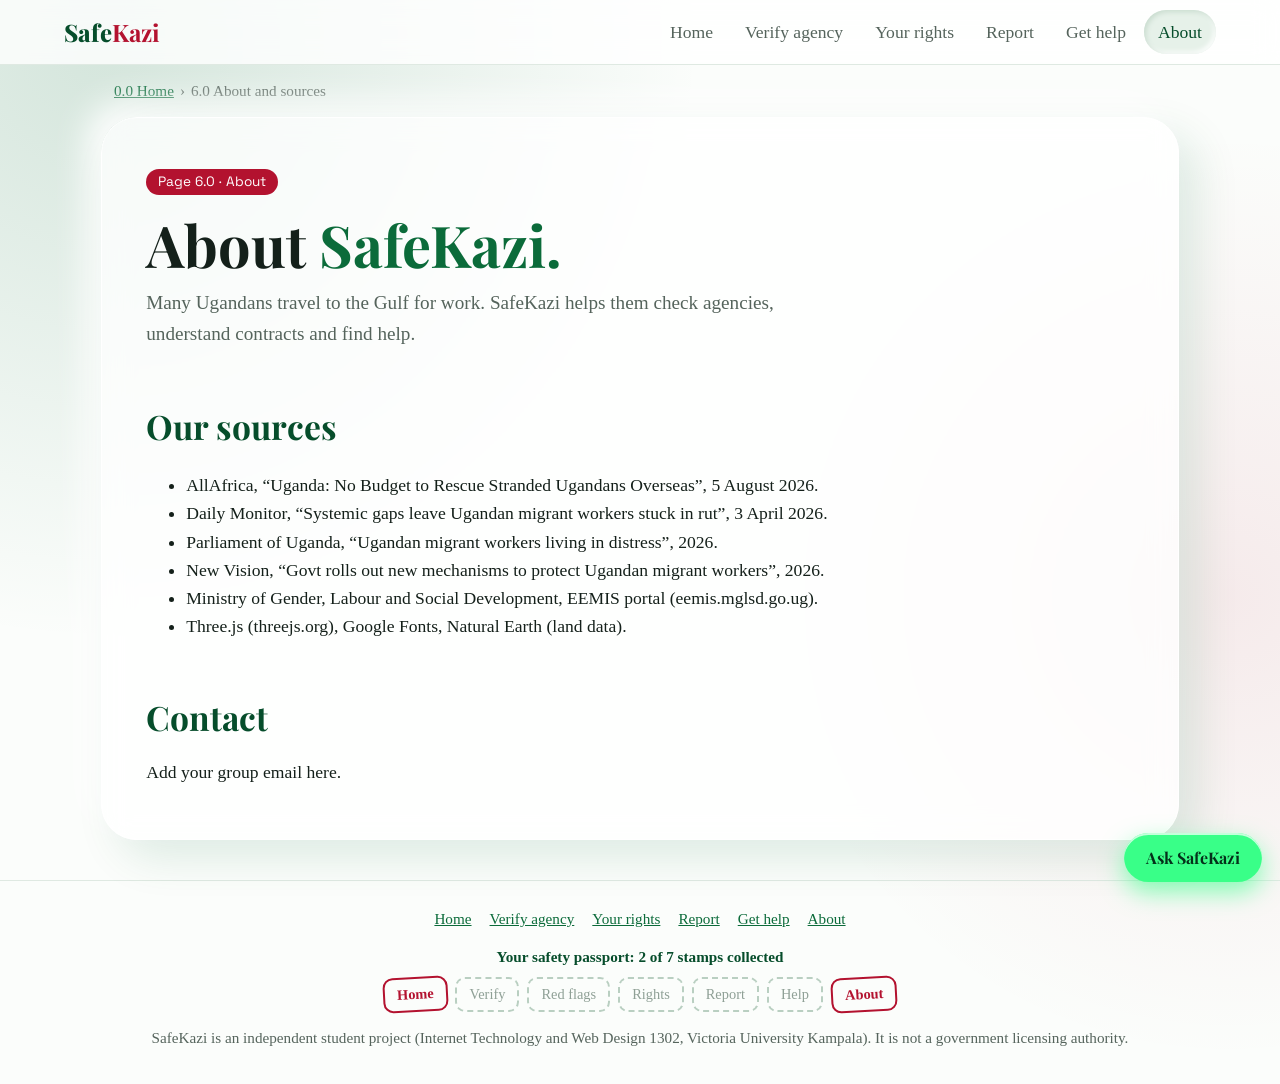
<file: about.html>
<!DOCTYPE html>
<html lang="en">
<head>
<meta charset="utf-8">
<meta name="viewport" content="width=device-width, initial-scale=1">
<meta name="description" content="Why SafeKazi exists and where its information comes from.">
<title>About and sources | SafeKazi</title>
<link rel="preconnect" href="https://fonts.googleapis.com">
<link rel="preconnect" href="https://fonts.gstatic.com" crossorigin>
<link rel="stylesheet" href="https://fonts.googleapis.com/css2?family=Playfair+Display:wght@600;800&amp;family=Space+Grotesk:wght@600;700&amp;display=swap">
<link rel="stylesheet" href="style.css">
<script>document.documentElement.className="js"</script>
</head>
<body>
<a class="skip" href="#main">Skip to content</a>
<header>
<a class="logo" href="index.html">Safe<b>Kazi</b></a>
<button id="menu-btn" type="button" aria-expanded="false" aria-controls="menu">Menu</button>
<nav id="menu" aria-label="Main">
<ul>
<li><a href="index.html">Home</a></li>
<li><a href="verify.html">Verify agency</a></li>
<li><a href="rights.html">Your rights</a></li>
<li><a href="report.html">Report</a></li>
<li><a href="help.html">Get help</a></li>
<li><a href="about.html" aria-current="page">About</a></li>
</ul>
</nav>
</header>
<div id="crumbs"><nav class="crumbs" aria-label="Breadcrumb">
<ol>
<li><a href="index.html">0.0 Home</a></li>
<li aria-current="page">6.0 About and sources</li>
</ol>
</nav></div>
<main id="main">
<div class="sheet" data-page="about.html">
<p class="no">Page 6.0 · About</p>
<h1>About <span>SafeKazi.</span></h1>
<p class="lead">Many Ugandans travel to the Gulf for work. SafeKazi helps them check agencies, understand contracts and find help.</p>
<h2>Our sources</h2>
<ul>
<li>AllAfrica, “Uganda: No Budget to Rescue Stranded Ugandans Overseas”, 5 August 2026.</li>
<li>Daily Monitor, “Systemic gaps leave Ugandan migrant workers stuck in rut”, 3 April 2026.</li>
<li>Parliament of Uganda, “Ugandan migrant workers living in distress”, 2026.</li>
<li>New Vision, “Govt rolls out new mechanisms to protect Ugandan migrant workers”, 2026.</li>
<li>Ministry of Gender, Labour and Social Development, EEMIS portal (eemis.mglsd.go.ug).</li>
<li>Three.js (threejs.org), Google Fonts, Natural Earth (land data).</li>
</ul>
<h2>Contact</h2>
<p>Add your group email here.</p>
</div>
</main>
<footer>
<nav aria-label="Footer">
<ul>
<li><a href="index.html">Home</a></li>
<li><a href="verify.html">Verify agency</a></li>
<li><a href="rights.html">Your rights</a></li>
<li><a href="report.html">Report</a></li>
<li><a href="help.html">Get help</a></li>
<li><a href="about.html">About</a></li>
</ul>
</nav>
<div class="passport">
<p class="note">Your safety passport: <span id="stamp-count"></span></p>
<ul id="stamps">
<li data-page="index.html">Home</li>
<li data-page="verify.html">Verify</li>
<li data-page="flags.html">Red flags</li>
<li data-page="rights.html">Rights</li>
<li data-page="report.html">Report</li>
<li data-page="help.html">Help</li>
<li data-page="about.html">About</li>
</ul>
</div>
<p>SafeKazi is an independent student project (Internet Technology and Web Design 1302, Victoria University Kampala). It is not a government licensing authority.</p>
</footer>
<button id="ask-btn" class="ask" type="button" aria-expanded="false" aria-controls="ask-panel">Ask SafeKazi</button>
<section id="ask-panel" class="panel" aria-label="Ask SafeKazi" hidden>
<div class="panel-top"><h2>Ask SafeKazi</h2><button id="ask-close" class="x" type="button" aria-label="Close">✕</button></div>
<div id="chat" class="chat" role="log" aria-live="polite"></div>
<form id="chat-form">
<label for="chat-input">Your question</label>
<input class="field" id="chat-input" type="text" autocomplete="off">
<button class="btn" type="submit">Ask</button>
<button class="btn ghost" id="chat-mic" type="button">Speak</button>
<label><input id="chat-speak" type="checkbox"> Read answers aloud</label>
</form>
</section>
<script src="script.js"></script>
</body>
</html>
</file>
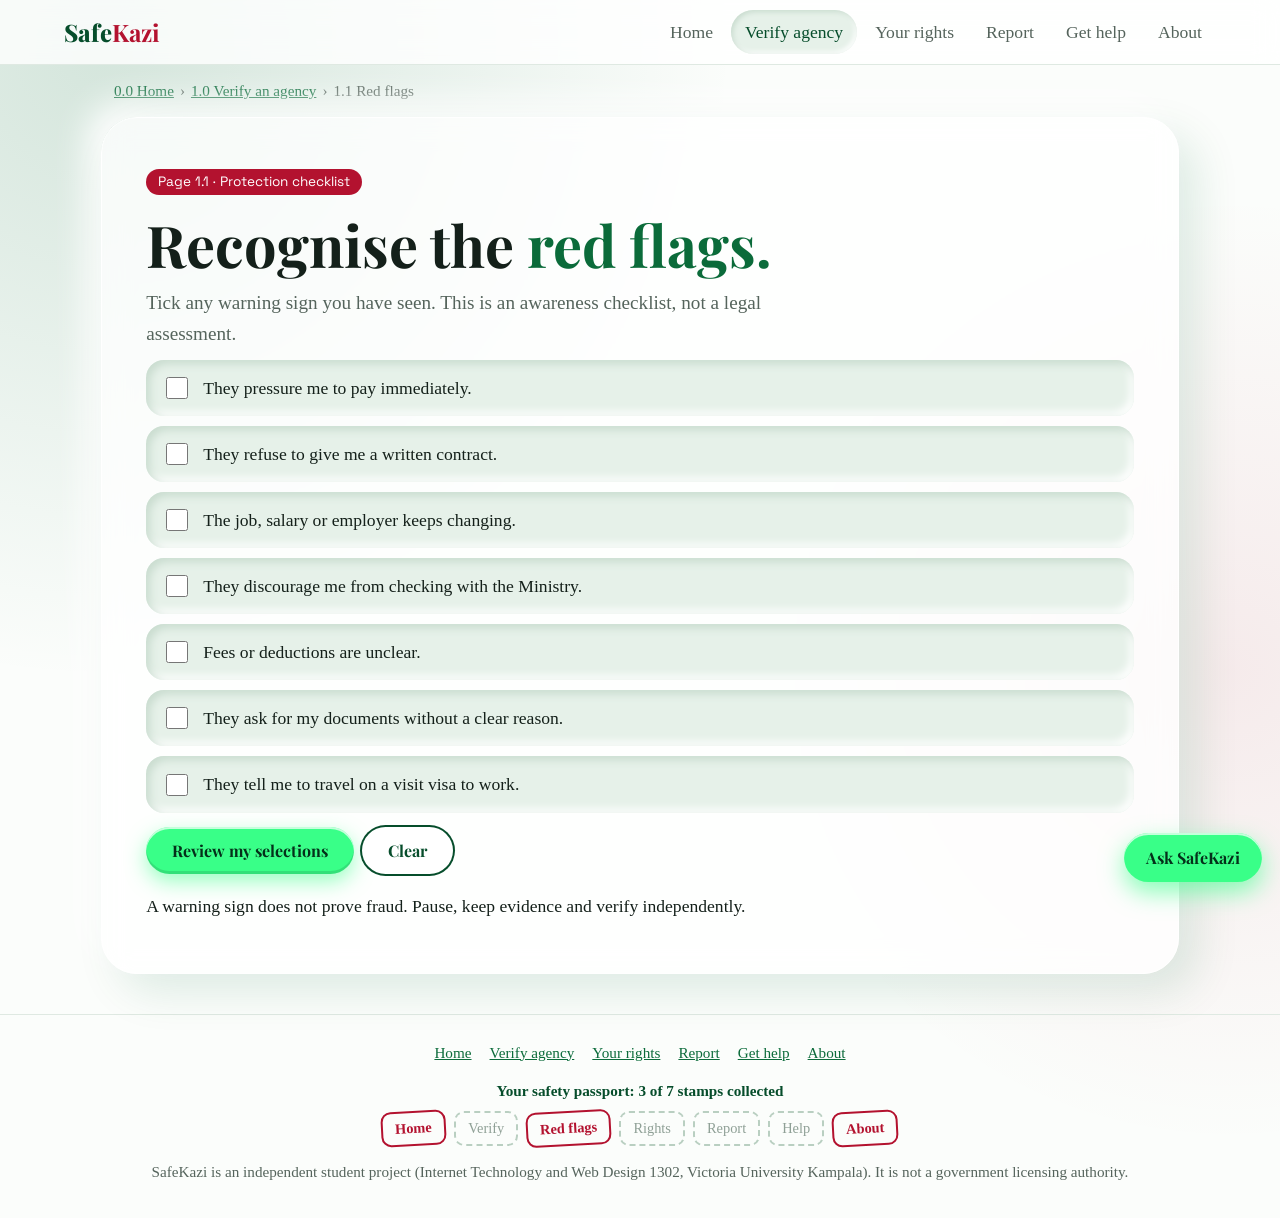
<file: flags.html>
<!DOCTYPE html>
<html lang="en">
<head>
<meta charset="utf-8">
<meta name="viewport" content="width=device-width, initial-scale=1">
<meta name="description" content="A checklist of warning signs in overseas job offers.">
<title>Red flags | SafeKazi</title>
<link rel="preconnect" href="https://fonts.googleapis.com">
<link rel="preconnect" href="https://fonts.gstatic.com" crossorigin>
<link rel="stylesheet" href="https://fonts.googleapis.com/css2?family=Playfair+Display:wght@600;800&amp;family=Space+Grotesk:wght@600;700&amp;display=swap">
<link rel="stylesheet" href="style.css">
<script>document.documentElement.className="js"</script>
</head>
<body>
<a class="skip" href="#main">Skip to content</a>
<header>
<a class="logo" href="index.html">Safe<b>Kazi</b></a>
<button id="menu-btn" type="button" aria-expanded="false" aria-controls="menu">Menu</button>
<nav id="menu" aria-label="Main">
<ul>
<li><a href="index.html">Home</a></li>
<li><a href="verify.html" aria-current="page">Verify agency</a></li>
<li><a href="rights.html">Your rights</a></li>
<li><a href="report.html">Report</a></li>
<li><a href="help.html">Get help</a></li>
<li><a href="about.html">About</a></li>
</ul>
</nav>
</header>
<div id="crumbs"><nav class="crumbs" aria-label="Breadcrumb">
<ol>
<li><a href="index.html">0.0 Home</a></li>
<li><a href="verify.html">1.0 Verify an agency</a></li>
<li aria-current="page">1.1 Red flags</li>
</ol>
</nav></div>
<main id="main">
<div class="sheet" data-page="flags.html">
<p class="no">Page 1.1 · Protection checklist</p>
<h1>Recognise the <span>red flags.</span></h1>
<p class="lead">Tick any warning sign you have seen. This is an awareness checklist, not a legal assessment.</p>
<form id="flag-form" class="checks">
<label><input type="checkbox"> They pressure me to pay immediately.</label>
<label><input type="checkbox"> They refuse to give me a written contract.</label>
<label><input type="checkbox"> The job, salary or employer keeps changing.</label>
<label><input type="checkbox"> They discourage me from checking with the Ministry.</label>
<label><input type="checkbox"> Fees or deductions are unclear.</label>
<label><input type="checkbox"> They ask for my documents without a clear reason.</label>
<label><input type="checkbox"> They tell me to travel on a visit visa to work.</label>
</form>
<p><button class="btn" id="flag-review" type="button">Review my selections</button><button class="btn ghost" id="flag-clear" type="button">Clear</button></p>
<p id="flag-out" class="note" aria-live="polite"></p>
<p>A warning sign does not prove fraud. Pause, keep evidence and verify independently.</p>
</div>
</main>
<footer>
<nav aria-label="Footer">
<ul>
<li><a href="index.html">Home</a></li>
<li><a href="verify.html">Verify agency</a></li>
<li><a href="rights.html">Your rights</a></li>
<li><a href="report.html">Report</a></li>
<li><a href="help.html">Get help</a></li>
<li><a href="about.html">About</a></li>
</ul>
</nav>
<div class="passport">
<p class="note">Your safety passport: <span id="stamp-count"></span></p>
<ul id="stamps">
<li data-page="index.html">Home</li>
<li data-page="verify.html">Verify</li>
<li data-page="flags.html">Red flags</li>
<li data-page="rights.html">Rights</li>
<li data-page="report.html">Report</li>
<li data-page="help.html">Help</li>
<li data-page="about.html">About</li>
</ul>
</div>
<p>SafeKazi is an independent student project (Internet Technology and Web Design 1302, Victoria University Kampala). It is not a government licensing authority.</p>
</footer>
<button id="ask-btn" class="ask" type="button" aria-expanded="false" aria-controls="ask-panel">Ask SafeKazi</button>
<section id="ask-panel" class="panel" aria-label="Ask SafeKazi" hidden>
<div class="panel-top"><h2>Ask SafeKazi</h2><button id="ask-close" class="x" type="button" aria-label="Close">✕</button></div>
<div id="chat" class="chat" role="log" aria-live="polite"></div>
<form id="chat-form">
<label for="chat-input">Your question</label>
<input class="field" id="chat-input" type="text" autocomplete="off">
<button class="btn" type="submit">Ask</button>
<button class="btn ghost" id="chat-mic" type="button">Speak</button>
<label><input id="chat-speak" type="checkbox"> Read answers aloud</label>
</form>
</section>
<script src="script.js"></script>
</body>
</html>
</file>
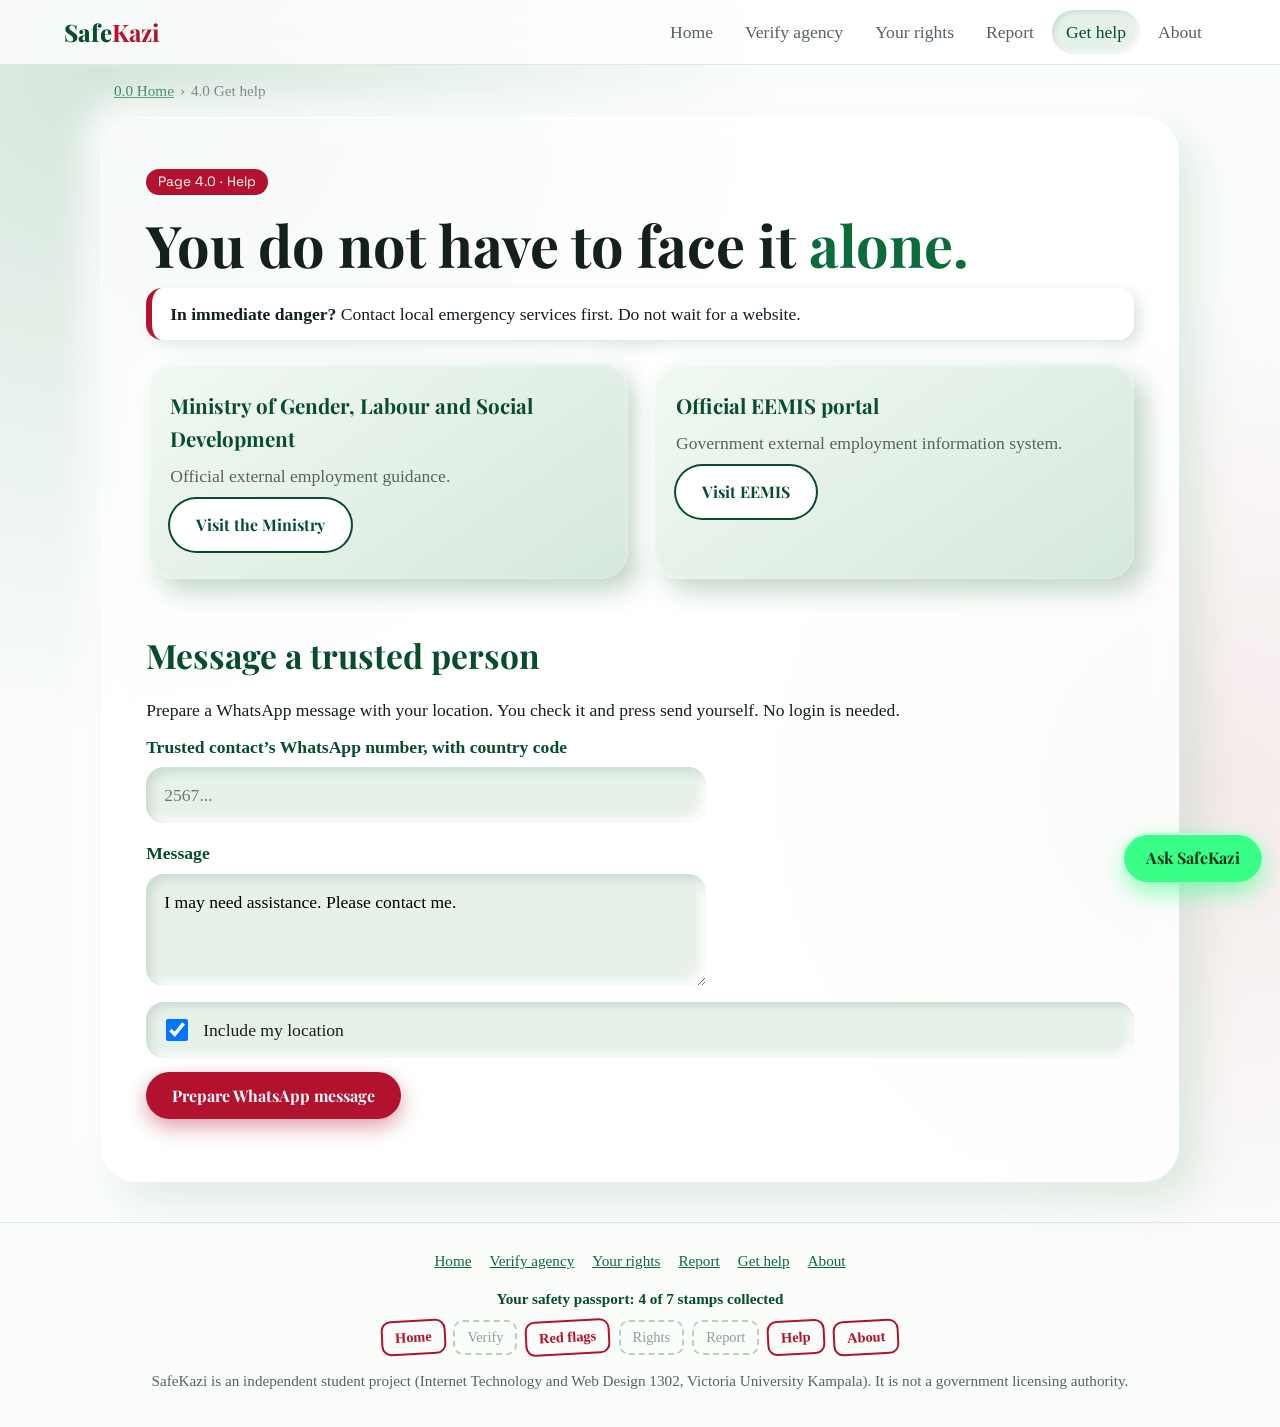
<file: help.html>
<!DOCTYPE html>
<html lang="en">
<head>
<meta charset="utf-8">
<meta name="viewport" content="width=device-width, initial-scale=1">
<meta name="description" content="Official contacts and a WhatsApp message with your location for a trusted person.">
<title>Get help | SafeKazi</title>
<link rel="preconnect" href="https://fonts.googleapis.com">
<link rel="preconnect" href="https://fonts.gstatic.com" crossorigin>
<link rel="stylesheet" href="https://fonts.googleapis.com/css2?family=Playfair+Display:wght@600;800&amp;family=Space+Grotesk:wght@600;700&amp;display=swap">
<link rel="stylesheet" href="style.css">
<script>document.documentElement.className="js"</script>
</head>
<body>
<a class="skip" href="#main">Skip to content</a>
<header>
<a class="logo" href="index.html">Safe<b>Kazi</b></a>
<button id="menu-btn" type="button" aria-expanded="false" aria-controls="menu">Menu</button>
<nav id="menu" aria-label="Main">
<ul>
<li><a href="index.html">Home</a></li>
<li><a href="verify.html">Verify agency</a></li>
<li><a href="rights.html">Your rights</a></li>
<li><a href="report.html">Report</a></li>
<li><a href="help.html" aria-current="page">Get help</a></li>
<li><a href="about.html">About</a></li>
</ul>
</nav>
</header>
<div id="crumbs"><nav class="crumbs" aria-label="Breadcrumb">
<ol>
<li><a href="index.html">0.0 Home</a></li>
<li aria-current="page">4.0 Get help</li>
</ol>
</nav></div>
<main id="main">
<div class="sheet" data-page="help.html">
<p class="no">Page 4.0 · Help</p>
<h1>You do not have to face it <span>alone.</span></h1>
<p class="notice"><b>In immediate danger?</b> Contact local emergency services first. Do not wait for a website.</p>
<div class="grid">
<div class="tile"><h3>Ministry of Gender, Labour and Social Development</h3><p>Official external employment guidance.</p><a class="btn ghost" href="https://mglsd.go.ug/external-employment-mis/" target="_blank" rel="noopener">Visit the Ministry</a></div>
<div class="tile"><h3>Official EEMIS portal</h3><p>Government external employment information system.</p><a class="btn ghost" href="https://eemis.mglsd.go.ug/" target="_blank" rel="noopener">Visit EEMIS</a></div>
</div>
<h2>Message a trusted person</h2>
<p>Prepare a WhatsApp message with your location. You check it and press send yourself. No login is needed.</p>
<form id="wa-form">
<label for="wa-number">Trusted contact’s WhatsApp number, with country code</label>
<input class="field" id="wa-number" type="tel" placeholder="2567...">
<label for="wa-text">Message</label>
<textarea class="field" id="wa-text" rows="3">I may need assistance. Please contact me.</textarea>
<p class="checks"><label><input id="wa-loc" type="checkbox" checked> Include my location</label></p>
<button class="btn red" type="submit">Prepare WhatsApp message</button>
</form>
<p id="wa-out" class="note" aria-live="polite"></p>
</div>
</main>
<footer>
<nav aria-label="Footer">
<ul>
<li><a href="index.html">Home</a></li>
<li><a href="verify.html">Verify agency</a></li>
<li><a href="rights.html">Your rights</a></li>
<li><a href="report.html">Report</a></li>
<li><a href="help.html">Get help</a></li>
<li><a href="about.html">About</a></li>
</ul>
</nav>
<div class="passport">
<p class="note">Your safety passport: <span id="stamp-count"></span></p>
<ul id="stamps">
<li data-page="index.html">Home</li>
<li data-page="verify.html">Verify</li>
<li data-page="flags.html">Red flags</li>
<li data-page="rights.html">Rights</li>
<li data-page="report.html">Report</li>
<li data-page="help.html">Help</li>
<li data-page="about.html">About</li>
</ul>
</div>
<p>SafeKazi is an independent student project (Internet Technology and Web Design 1302, Victoria University Kampala). It is not a government licensing authority.</p>
</footer>
<button id="ask-btn" class="ask" type="button" aria-expanded="false" aria-controls="ask-panel">Ask SafeKazi</button>
<section id="ask-panel" class="panel" aria-label="Ask SafeKazi" hidden>
<div class="panel-top"><h2>Ask SafeKazi</h2><button id="ask-close" class="x" type="button" aria-label="Close">✕</button></div>
<div id="chat" class="chat" role="log" aria-live="polite"></div>
<form id="chat-form">
<label for="chat-input">Your question</label>
<input class="field" id="chat-input" type="text" autocomplete="off">
<button class="btn" type="submit">Ask</button>
<button class="btn ghost" id="chat-mic" type="button">Speak</button>
<label><input id="chat-speak" type="checkbox"> Read answers aloud</label>
</form>
</section>
<script src="script.js"></script>
</body>
</html>
</file>
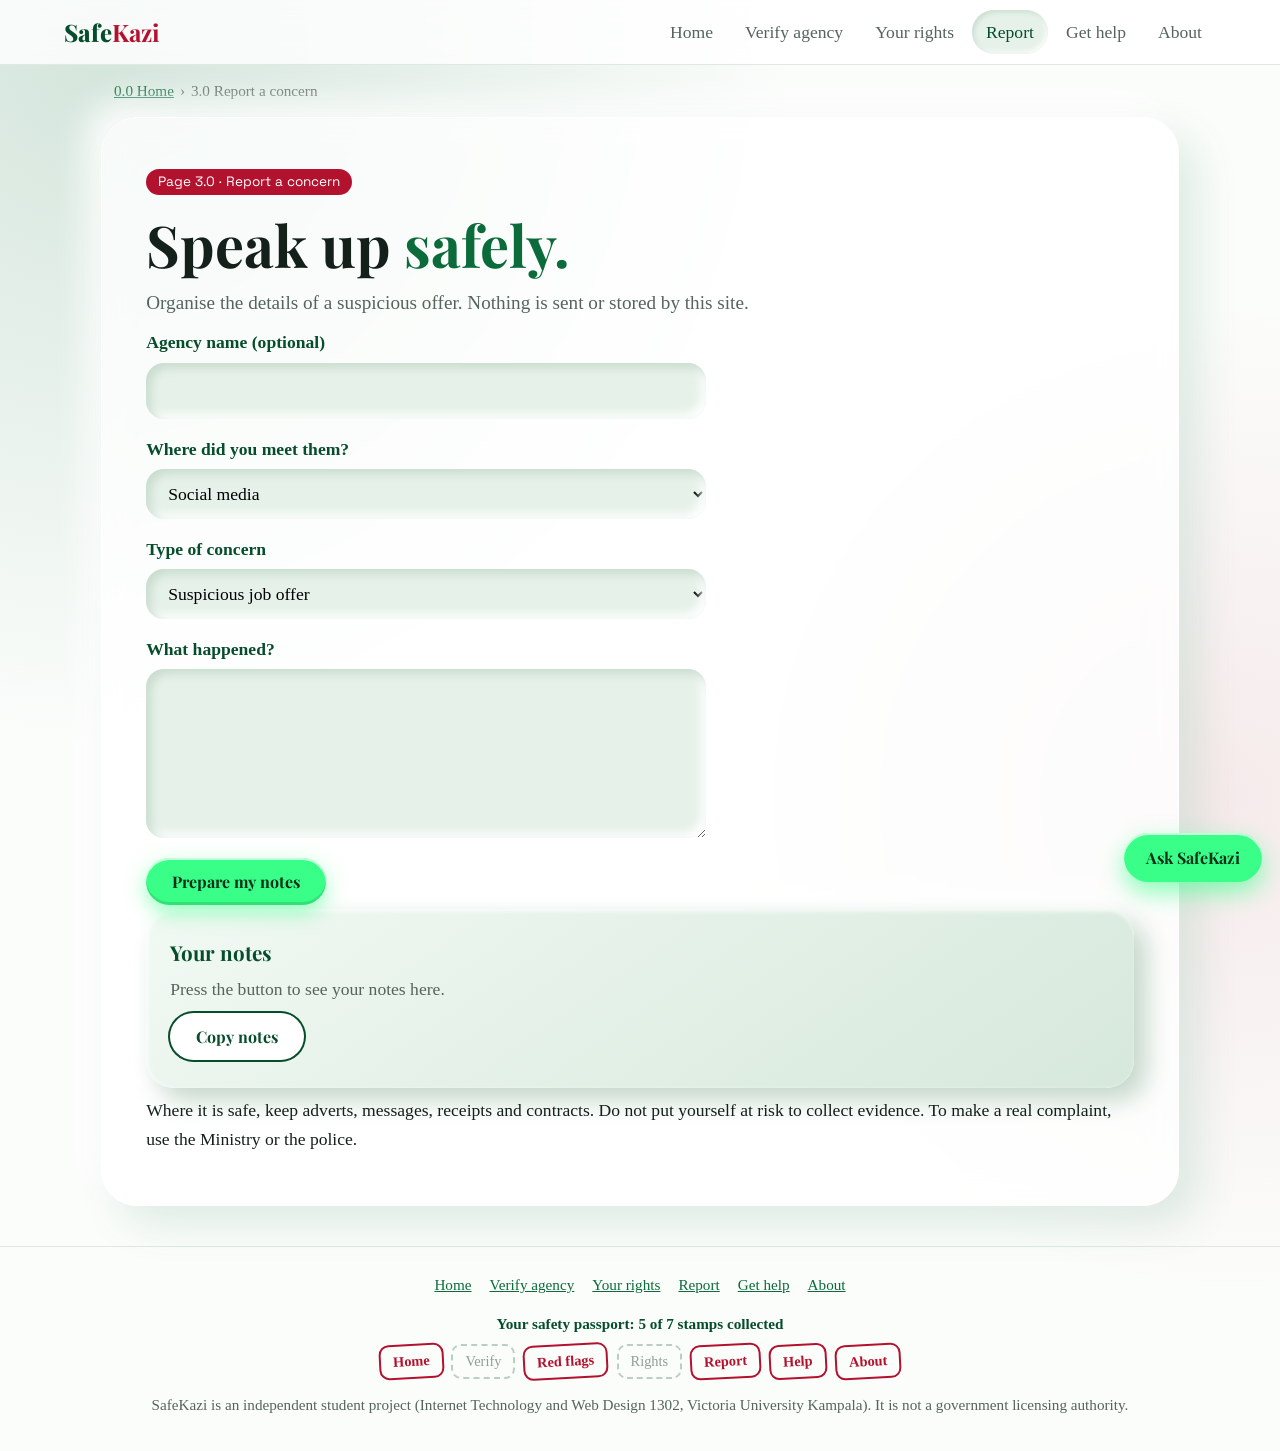
<file: report.html>
<!DOCTYPE html>
<html lang="en">
<head>
<meta charset="utf-8">
<meta name="viewport" content="width=device-width, initial-scale=1">
<meta name="description" content="Prepare clear notes about a suspicious recruitment offer.">
<title>Report a concern | SafeKazi</title>
<link rel="preconnect" href="https://fonts.googleapis.com">
<link rel="preconnect" href="https://fonts.gstatic.com" crossorigin>
<link rel="stylesheet" href="https://fonts.googleapis.com/css2?family=Playfair+Display:wght@600;800&amp;family=Space+Grotesk:wght@600;700&amp;display=swap">
<link rel="stylesheet" href="style.css">
<script>document.documentElement.className="js"</script>
</head>
<body>
<a class="skip" href="#main">Skip to content</a>
<header>
<a class="logo" href="index.html">Safe<b>Kazi</b></a>
<button id="menu-btn" type="button" aria-expanded="false" aria-controls="menu">Menu</button>
<nav id="menu" aria-label="Main">
<ul>
<li><a href="index.html">Home</a></li>
<li><a href="verify.html">Verify agency</a></li>
<li><a href="rights.html">Your rights</a></li>
<li><a href="report.html" aria-current="page">Report</a></li>
<li><a href="help.html">Get help</a></li>
<li><a href="about.html">About</a></li>
</ul>
</nav>
</header>
<div id="crumbs"><nav class="crumbs" aria-label="Breadcrumb">
<ol>
<li><a href="index.html">0.0 Home</a></li>
<li aria-current="page">3.0 Report a concern</li>
</ol>
</nav></div>
<main id="main">
<div class="sheet" data-page="report.html">
<p class="no">Page 3.0 · Report a concern</p>
<h1>Speak up <span>safely.</span></h1>
<p class="lead">Organise the details of a suspicious offer. Nothing is sent or stored by this site.</p>
<form id="report-form">
<label for="agency">Agency name (optional)</label>
<input class="field" id="agency" name="agency" type="text">
<label for="where">Where did you meet them?</label>
<select class="field" id="where" name="where"><option>Social media</option><option>Physical office</option><option>Phone or WhatsApp</option><option>Friend or referral</option><option>Other</option></select>
<label for="concern">Type of concern</label>
<select class="field" id="concern" name="concern"><option>Suspicious job offer</option><option>Unclear recruitment fees</option><option>Contract or salary concern</option><option>Threats or document concerns</option><option>Other</option></select>
<label for="story">What happened?</label>
<textarea class="field" id="story" name="story" rows="5"></textarea>
<button class="btn" type="submit">Prepare my notes</button>
</form>
<div class="tile" aria-live="polite"><h3>Your notes</h3><p id="report-out">Press the button to see your notes here.</p><button class="btn ghost" id="report-copy" type="button" hidden>Copy notes</button></div>
<p>Where it is safe, keep adverts, messages, receipts and contracts. Do not put yourself at risk to collect evidence. To make a real complaint, use the Ministry or the police.</p>
</div>
</main>
<footer>
<nav aria-label="Footer">
<ul>
<li><a href="index.html">Home</a></li>
<li><a href="verify.html">Verify agency</a></li>
<li><a href="rights.html">Your rights</a></li>
<li><a href="report.html">Report</a></li>
<li><a href="help.html">Get help</a></li>
<li><a href="about.html">About</a></li>
</ul>
</nav>
<div class="passport">
<p class="note">Your safety passport: <span id="stamp-count"></span></p>
<ul id="stamps">
<li data-page="index.html">Home</li>
<li data-page="verify.html">Verify</li>
<li data-page="flags.html">Red flags</li>
<li data-page="rights.html">Rights</li>
<li data-page="report.html">Report</li>
<li data-page="help.html">Help</li>
<li data-page="about.html">About</li>
</ul>
</div>
<p>SafeKazi is an independent student project (Internet Technology and Web Design 1302, Victoria University Kampala). It is not a government licensing authority.</p>
</footer>
<button id="ask-btn" class="ask" type="button" aria-expanded="false" aria-controls="ask-panel">Ask SafeKazi</button>
<section id="ask-panel" class="panel" aria-label="Ask SafeKazi" hidden>
<div class="panel-top"><h2>Ask SafeKazi</h2><button id="ask-close" class="x" type="button" aria-label="Close">✕</button></div>
<div id="chat" class="chat" role="log" aria-live="polite"></div>
<form id="chat-form">
<label for="chat-input">Your question</label>
<input class="field" id="chat-input" type="text" autocomplete="off">
<button class="btn" type="submit">Ask</button>
<button class="btn ghost" id="chat-mic" type="button">Speak</button>
<label><input id="chat-speak" type="checkbox"> Read answers aloud</label>
</form>
</section>
<script src="script.js"></script>
</body>
</html>
</file>
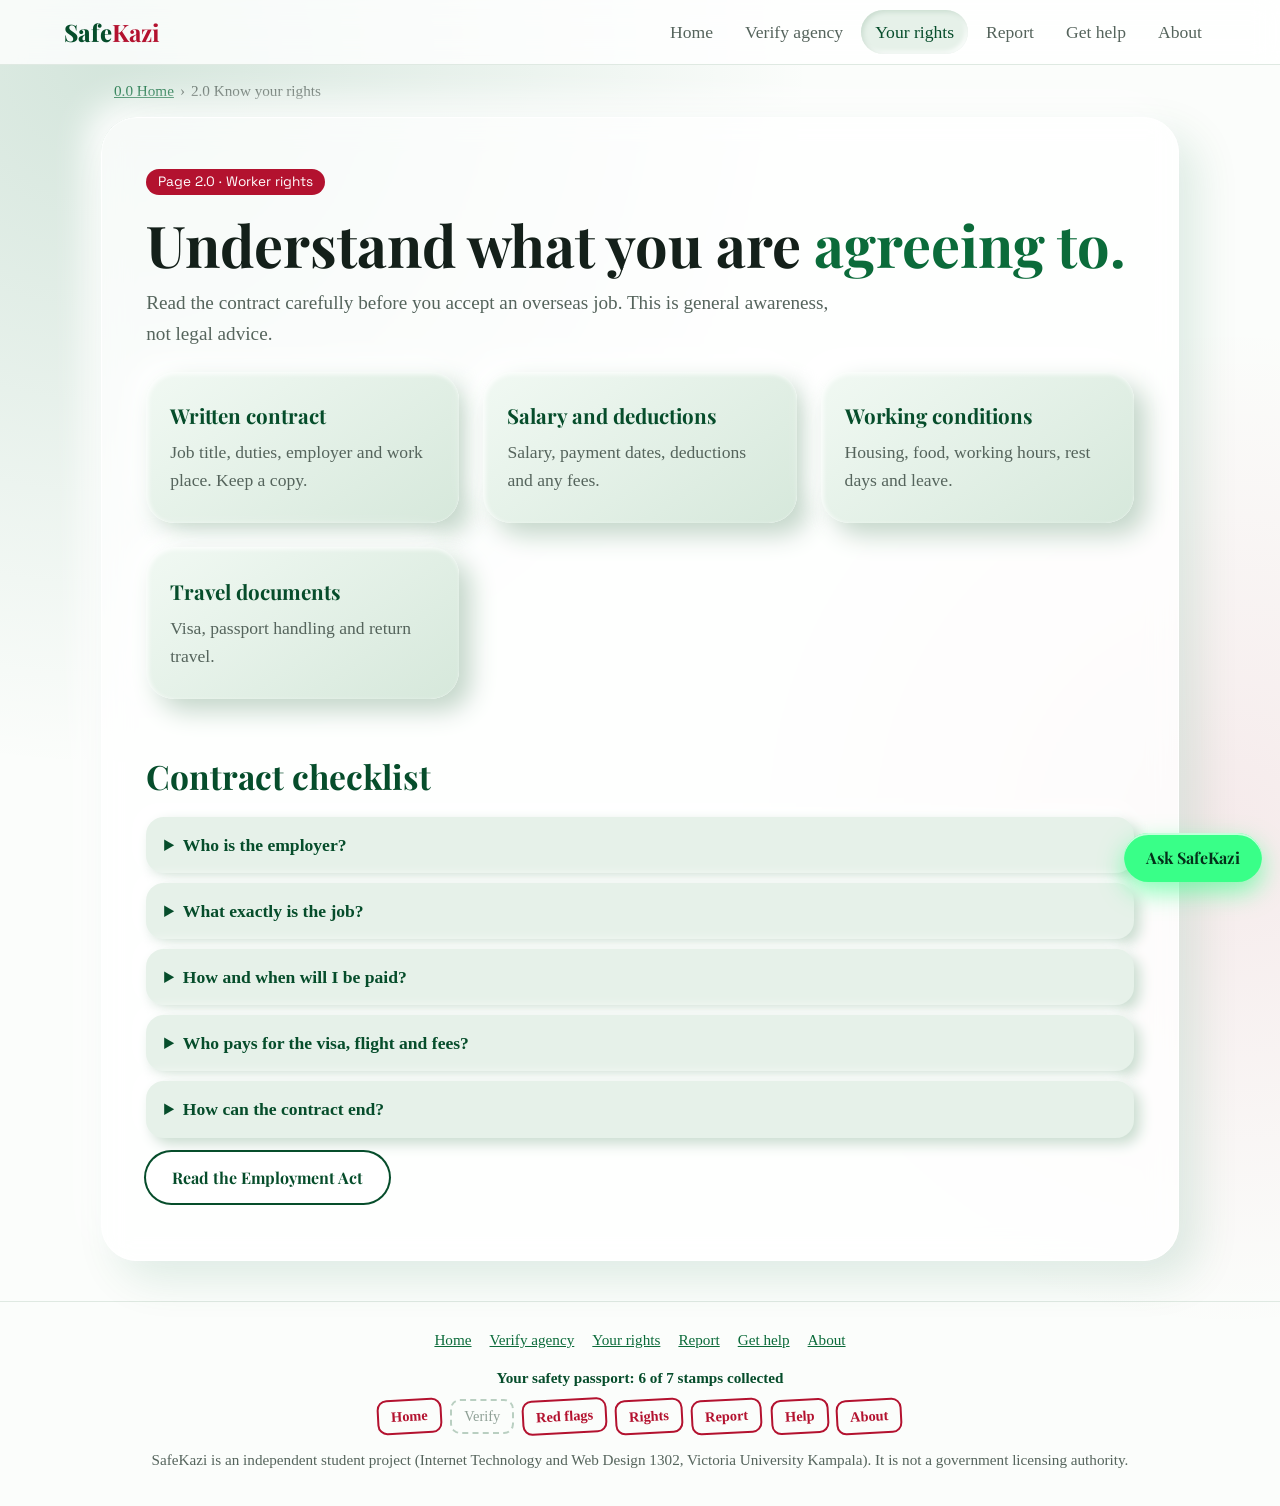
<file: rights.html>
<!DOCTYPE html>
<html lang="en">
<head>
<meta charset="utf-8">
<meta name="viewport" content="width=device-width, initial-scale=1">
<meta name="description" content="Plain-language guide to contracts, pay, documents and working conditions abroad.">
<title>Know your rights | SafeKazi</title>
<link rel="preconnect" href="https://fonts.googleapis.com">
<link rel="preconnect" href="https://fonts.gstatic.com" crossorigin>
<link rel="stylesheet" href="https://fonts.googleapis.com/css2?family=Playfair+Display:wght@600;800&amp;family=Space+Grotesk:wght@600;700&amp;display=swap">
<link rel="stylesheet" href="style.css">
<script>document.documentElement.className="js"</script>
</head>
<body>
<a class="skip" href="#main">Skip to content</a>
<header>
<a class="logo" href="index.html">Safe<b>Kazi</b></a>
<button id="menu-btn" type="button" aria-expanded="false" aria-controls="menu">Menu</button>
<nav id="menu" aria-label="Main">
<ul>
<li><a href="index.html">Home</a></li>
<li><a href="verify.html">Verify agency</a></li>
<li><a href="rights.html" aria-current="page">Your rights</a></li>
<li><a href="report.html">Report</a></li>
<li><a href="help.html">Get help</a></li>
<li><a href="about.html">About</a></li>
</ul>
</nav>
</header>
<div id="crumbs"><nav class="crumbs" aria-label="Breadcrumb">
<ol>
<li><a href="index.html">0.0 Home</a></li>
<li aria-current="page">2.0 Know your rights</li>
</ol>
</nav></div>
<main id="main">
<div class="sheet" data-page="rights.html">
<p class="no">Page 2.0 · Worker rights</p>
<h1>Understand what you are <span>agreeing to.</span></h1>
<p class="lead">Read the contract carefully before you accept an overseas job. This is general awareness, not legal advice.</p>
<div class="grid">
<div class="tile reveal"><h3>Written contract</h3><p>Job title, duties, employer and work place. Keep a copy.</p></div>
<div class="tile reveal"><h3>Salary and deductions</h3><p>Salary, payment dates, deductions and any fees.</p></div>
<div class="tile reveal"><h3>Working conditions</h3><p>Housing, food, working hours, rest days and leave.</p></div>
<div class="tile reveal"><h3>Travel documents</h3><p>Visa, passport handling and return travel.</p></div>
</div>
<h2>Contract checklist</h2>
<details><summary>Who is the employer?</summary><p>Full name and address, written in the contract.</p></details>
<details><summary>What exactly is the job?</summary><p>Job title and duties. Be careful if they keep changing.</p></details>
<details><summary>How and when will I be paid?</summary><p>Amount, currency and payment date.</p></details>
<details><summary>Who pays for the visa, flight and fees?</summary><p>It should be written down before you pay anything.</p></details>
<details><summary>How can the contract end?</summary><p>Ask how you or the employer can end it, and who pays for the return ticket.</p></details>
<p><a class="btn ghost" href="https://ulii.org/en/akn/ug/act/2006/6/eng%402026-06-05" target="_blank" rel="noopener">Read the Employment Act</a></p>
</div>
</main>
<footer>
<nav aria-label="Footer">
<ul>
<li><a href="index.html">Home</a></li>
<li><a href="verify.html">Verify agency</a></li>
<li><a href="rights.html">Your rights</a></li>
<li><a href="report.html">Report</a></li>
<li><a href="help.html">Get help</a></li>
<li><a href="about.html">About</a></li>
</ul>
</nav>
<div class="passport">
<p class="note">Your safety passport: <span id="stamp-count"></span></p>
<ul id="stamps">
<li data-page="index.html">Home</li>
<li data-page="verify.html">Verify</li>
<li data-page="flags.html">Red flags</li>
<li data-page="rights.html">Rights</li>
<li data-page="report.html">Report</li>
<li data-page="help.html">Help</li>
<li data-page="about.html">About</li>
</ul>
</div>
<p>SafeKazi is an independent student project (Internet Technology and Web Design 1302, Victoria University Kampala). It is not a government licensing authority.</p>
</footer>
<button id="ask-btn" class="ask" type="button" aria-expanded="false" aria-controls="ask-panel">Ask SafeKazi</button>
<section id="ask-panel" class="panel" aria-label="Ask SafeKazi" hidden>
<div class="panel-top"><h2>Ask SafeKazi</h2><button id="ask-close" class="x" type="button" aria-label="Close">✕</button></div>
<div id="chat" class="chat" role="log" aria-live="polite"></div>
<form id="chat-form">
<label for="chat-input">Your question</label>
<input class="field" id="chat-input" type="text" autocomplete="off">
<button class="btn" type="submit">Ask</button>
<button class="btn ghost" id="chat-mic" type="button">Speak</button>
<label><input id="chat-speak" type="checkbox"> Read answers aloud</label>
</form>
</section>
<script src="script.js"></script>
</body>
</html>
</file>
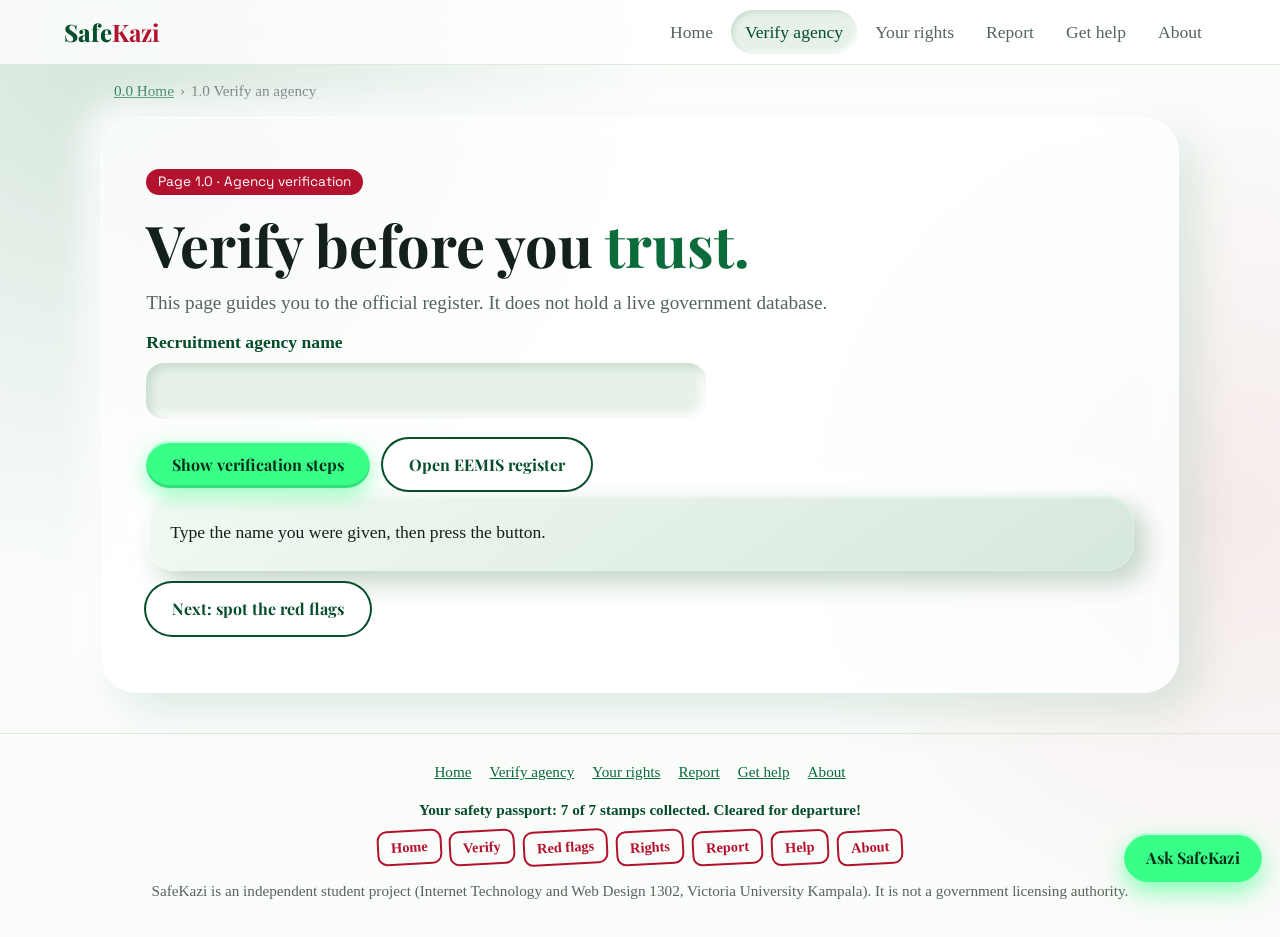
<file: verify.html>
<!DOCTYPE html>
<html lang="en">
<head>
<meta charset="utf-8">
<meta name="viewport" content="width=device-width, initial-scale=1">
<meta name="description" content="Learn what to compare in the official Ministry register before trusting a recruitment agency.">
<title>Verify an agency | SafeKazi</title>
<link rel="preconnect" href="https://fonts.googleapis.com">
<link rel="preconnect" href="https://fonts.gstatic.com" crossorigin>
<link rel="stylesheet" href="https://fonts.googleapis.com/css2?family=Playfair+Display:wght@600;800&amp;family=Space+Grotesk:wght@600;700&amp;display=swap">
<link rel="stylesheet" href="style.css">
<script>document.documentElement.className="js"</script>
</head>
<body>
<a class="skip" href="#main">Skip to content</a>
<header>
<a class="logo" href="index.html">Safe<b>Kazi</b></a>
<button id="menu-btn" type="button" aria-expanded="false" aria-controls="menu">Menu</button>
<nav id="menu" aria-label="Main">
<ul>
<li><a href="index.html">Home</a></li>
<li><a href="verify.html" aria-current="page">Verify agency</a></li>
<li><a href="rights.html">Your rights</a></li>
<li><a href="report.html">Report</a></li>
<li><a href="help.html">Get help</a></li>
<li><a href="about.html">About</a></li>
</ul>
</nav>
</header>
<div id="crumbs"><nav class="crumbs" aria-label="Breadcrumb">
<ol>
<li><a href="index.html">0.0 Home</a></li>
<li aria-current="page">1.0 Verify an agency</li>
</ol>
</nav></div>
<main id="main">
<div class="sheet" data-page="verify.html">
<p class="no">Page 1.0 · Agency verification</p>
<h1>Verify before you <span>trust.</span></h1>
<p class="lead">This page guides you to the official register. It does not hold a live government database.</p>
<form id="verify-form">
<label for="agency-name">Recruitment agency name</label>
<input class="field" id="agency-name" type="text" autocomplete="off">
<button class="btn" type="submit">Show verification steps</button>
<a class="btn ghost" href="https://eemis.mglsd.go.ug/companies" target="_blank" rel="noopener">Open EEMIS register</a>
</form>
<div id="verify-out" class="tile" aria-live="polite">Type the name you were given, then press the button.</div>
<p><a class="btn ghost" href="flags.html">Next: spot the red flags</a></p>
</div>
</main>
<footer>
<nav aria-label="Footer">
<ul>
<li><a href="index.html">Home</a></li>
<li><a href="verify.html">Verify agency</a></li>
<li><a href="rights.html">Your rights</a></li>
<li><a href="report.html">Report</a></li>
<li><a href="help.html">Get help</a></li>
<li><a href="about.html">About</a></li>
</ul>
</nav>
<div class="passport">
<p class="note">Your safety passport: <span id="stamp-count"></span></p>
<ul id="stamps">
<li data-page="index.html">Home</li>
<li data-page="verify.html">Verify</li>
<li data-page="flags.html">Red flags</li>
<li data-page="rights.html">Rights</li>
<li data-page="report.html">Report</li>
<li data-page="help.html">Help</li>
<li data-page="about.html">About</li>
</ul>
</div>
<p>SafeKazi is an independent student project (Internet Technology and Web Design 1302, Victoria University Kampala). It is not a government licensing authority.</p>
</footer>
<button id="ask-btn" class="ask" type="button" aria-expanded="false" aria-controls="ask-panel">Ask SafeKazi</button>
<section id="ask-panel" class="panel" aria-label="Ask SafeKazi" hidden>
<div class="panel-top"><h2>Ask SafeKazi</h2><button id="ask-close" class="x" type="button" aria-label="Close">✕</button></div>
<div id="chat" class="chat" role="log" aria-live="polite"></div>
<form id="chat-form">
<label for="chat-input">Your question</label>
<input class="field" id="chat-input" type="text" autocomplete="off">
<button class="btn" type="submit">Ask</button>
<button class="btn ghost" id="chat-mic" type="button">Speak</button>
<label><input id="chat-speak" type="checkbox"> Read answers aloud</label>
</form>
</section>
<script src="script.js"></script>
</body>
</html>
</file>
<file: style.css>
/* SAFEKAZI STYLE.CSS - appearance (written after the HTML structure) */
/* 1. Colours: white, Islamic green, royal red, neon green for buttons */
:root{--paper:#fbfdfb;--tile:#e6f1e9;--tile2:#d6e8db;--green:#0b6b3a;--deep:#064d2b;--neon:#39ff88;--red:#b3122f;--ink:#14201a;--muted:#55645c}
*{box-sizing:border-box}
/* 2. Fonts: Times New Roman for text, Playfair Display for headings */
body{margin:0;font-family:"Times New Roman",Times,serif;font-size:1.1rem;line-height:1.6;color:var(--ink);background:var(--paper);background-image:radial-gradient(circle at 8% 4%,rgba(11,107,58,.16),transparent 38%),radial-gradient(circle at 96% 55%,rgba(179,18,47,.08),transparent 34%)}
h1,h2,h3,.logo,.btn{font-family:"Playfair Display",Georgia,serif}
h1{font-size:2.2rem;line-height:1.1;margin:.2em 0}
h1 span{color:var(--green)}
h2{font-size:1.7rem;color:var(--deep);margin:1.5em 0 .4em}
h3{margin:.2em 0;color:var(--deep)}
p{margin:.5em 0}
a{color:var(--green)}
.lead{font-size:1.2rem;color:var(--muted);max-width:36em}
.skip{position:absolute;left:-999px}.skip:focus{left:10px;top:10px;background:#fff;padding:8px;z-index:30}
/* 3. Header and menu (hamburger on phones) */
header{position:sticky;top:0;z-index:20;display:flex;justify-content:space-between;align-items:center;padding:10px 5%;background:rgba(255,255,255,.8);-webkit-backdrop-filter:blur(12px);backdrop-filter:blur(12px);border-bottom:1px solid #dfe9e2}
.logo{font-weight:800;font-size:1.5rem;color:var(--deep);text-decoration:none}.logo b{color:var(--red)}
#menu ul{display:flex;gap:4px;list-style:none;margin:0;padding:0}
#menu a{display:block;text-decoration:none;color:var(--muted);padding:8px 14px;border-radius:99px;transition:.3s}
#menu a:hover,#menu a[aria-current]{color:var(--deep);background:var(--tile);box-shadow:inset 2px 2px 5px #c9dccf,inset -2px -2px 5px #fff}
#menu-btn{display:none;font:700 1rem "Playfair Display",serif;padding:8px 16px;border-radius:99px;border:1px solid var(--tile2);background:var(--tile);color:var(--deep);cursor:pointer}
.crumbs ol{display:flex;flex-wrap:wrap;gap:6px;list-style:none;margin:0 auto;padding:14px 5% 0;max-width:1180px;font-size:.95rem;color:var(--muted)}
.crumbs li+li::before{content:"\203A";margin-right:6px}
/* 4. The page "sheet": a white glass panel. It zooms in on arrival and shrinks like a tile when you leave */
main{max-width:1180px;margin:14px auto 40px;padding:0 4%}
.sheet{background:rgba(255,255,255,.78);border:1px solid #fff;border-radius:36px;padding:24px;box-shadow:18px 18px 44px rgba(11,107,58,.12),-14px -14px 34px #fff;-webkit-backdrop-filter:blur(14px);backdrop-filter:blur(14px);animation:enter .6s cubic-bezier(.22,1,.36,1)}
@keyframes enter{from{opacity:0;transform:scale(.88);border-radius:64px}}
.sheet.leave{transition:transform .4s ease,opacity .4s ease,border-radius .4s ease;transform:scale(.82);opacity:0;border-radius:64px}
/* 5. Clay tiles: soft green with a light and a dark shadow, so they stand out from the white sheet */
.grid{display:grid;grid-template-columns:repeat(auto-fit,minmax(230px,1fr));gap:24px;margin:22px 0}
.tile{display:block;text-decoration:none;color:var(--ink);background:linear-gradient(145deg,#f1f9f3,var(--tile2));border-radius:28px;padding:24px;box-shadow:12px 12px 26px #c3d6c9,-10px -10px 24px #fff,inset 2px 2px 5px rgba(255,255,255,.9);transition:transform .4s cubic-bezier(.22,1,.36,1),box-shadow .4s}
a.tile:hover{transform:translateY(-8px) scale(1.02);box-shadow:16px 20px 34px #b5ccbb,-10px -10px 24px #fff}
.tile p{color:var(--muted);margin:.3em 0}
.no{font-family:"Space Grotesk",Arial,sans-serif;display:inline-block;color:#fff;background:var(--red);border-radius:99px;padding:2px 12px;font-size:.85rem}
.num{font:700 2.4rem "Space Grotesk",Arial,sans-serif;color:var(--deep);margin:0}.num.r{color:var(--red)}
/* 6. Neon green buttons (dark text keeps them readable) */
.btn{display:inline-block;border:0;cursor:pointer;text-decoration:none;font-weight:700;font-size:1rem;color:#04301a;background:var(--neon);padding:13px 26px;margin:4px 8px 4px 0;border-radius:99px;box-shadow:0 8px 20px rgba(57,255,136,.5),inset 0 2px 0 rgba(255,255,255,.7),inset 0 -3px 0 rgba(0,0,0,.12);transition:transform .3s,box-shadow .3s}
.btn:hover{transform:translateY(-3px);box-shadow:0 14px 28px rgba(57,255,136,.75),inset 0 2px 0 rgba(255,255,255,.7),inset 0 -3px 0 rgba(0,0,0,.12)}
.btn.ghost{background:#fff;color:var(--deep);box-shadow:0 0 0 2px var(--deep)}
.btn.red{background:var(--red);color:#fff;box-shadow:0 8px 20px rgba(179,18,47,.4)}
/* 7. Hero, notice, forms, details, chat */
.hero{display:grid;grid-template-columns:1.05fr .95fr;gap:20px;align-items:center}
#globe{width:100%;max-width:520px;margin:auto}
.notice{background:#fff;border-left:6px solid var(--red);border-radius:16px;padding:12px 18px;box-shadow:6px 6px 16px #dbe5de}
.note{margin-top:14px;font-weight:700;color:var(--deep)}.note.warn{color:var(--red)}
label{font-weight:700;color:var(--deep)}
.field{display:block;width:100%;max-width:560px;margin:6px 0 16px;padding:14px 18px;border:0;border-radius:18px;font:inherit;background:var(--tile);box-shadow:inset 5px 5px 10px #c9dccf,inset -5px -5px 10px #fff}
.field:focus{outline:3px solid var(--neon)}
.checks label{display:flex;gap:12px;align-items:center;font-weight:400;color:var(--ink);padding:14px 16px;margin:10px 0;border-radius:18px;background:var(--tile);box-shadow:inset 4px 4px 8px #c9dccf,inset -4px -4px 8px #fff;cursor:pointer}
.checks input{width:22px;height:22px;flex:none}
details{background:var(--tile);border-radius:18px;padding:14px 18px;margin:10px 0;box-shadow:6px 6px 14px #c9dccf,-6px -6px 14px #fff}
summary{cursor:pointer;font-weight:700;color:var(--deep)}
#report-out{white-space:pre-wrap}
.chat{background:var(--tile);border-radius:24px;padding:16px;min-height:260px;max-height:420px;overflow-y:auto;box-shadow:inset 5px 5px 12px #c9dccf,inset -5px -5px 12px #fff}
.msg{max-width:85%;padding:10px 16px;margin:8px 0;border-radius:20px;background:#fff;box-shadow:3px 3px 8px #cbdcd0}
.msg.me{margin-left:auto;background:var(--neon);color:#04301a}
video{width:100%;max-width:820px;height:auto;min-height:220px;border-radius:26px;background:#06130d;box-shadow:12px 12px 26px #c3d6c9}
footer{padding:26px 5%;text-align:center;color:var(--muted);font-size:.95rem;border-top:1px solid #dfe9e2}
footer ul{list-style:none;display:flex;flex-wrap:wrap;justify-content:center;gap:6px 18px;padding:0;margin:0 0 10px}
/* 8. Scroll reveal, phones, reduced motion */
.js .reveal{opacity:0;transform:translateY(34px);transition:opacity .9s cubic-bezier(.22,1,.36,1),transform .9s cubic-bezier(.22,1,.36,1)}
.js .reveal.in{opacity:1;transform:none}
@media(max-width:820px){.hero{grid-template-columns:1fr}#menu-btn{display:inline-block}#menu{display:none;position:absolute;top:100%;left:0;right:0;background:#fff;padding:10px 5% 16px;box-shadow:0 14px 24px rgba(0,0,0,.08)}#menu.open{display:block}#menu ul{flex-direction:column}}
@media(prefers-reduced-motion:reduce){*{animation:none!important;transition:none!important}}
/* 9. Ask SafeKazi: floating assistant on every page */
.ask{position:fixed;right:18px;bottom:18px;z-index:30;border:0;cursor:pointer;font-family:"Playfair Display",Georgia,serif;font-weight:700;font-size:1rem;color:#04301a;background:var(--neon);border-radius:99px;padding:14px 22px;box-shadow:0 10px 24px rgba(57,255,136,.6),inset 0 2px 0 rgba(255,255,255,.7);animation:pulse 2.6s ease-in-out infinite}
@keyframes pulse{50%{box-shadow:0 10px 34px rgba(57,255,136,.95),inset 0 2px 0 rgba(255,255,255,.7)}}
.panel{position:fixed;right:18px;bottom:84px;z-index:30;width:370px;max-width:92%;background:rgba(255,255,255,.92);-webkit-backdrop-filter:blur(14px);backdrop-filter:blur(14px);border-radius:28px;padding:16px;box-shadow:16px 16px 40px rgba(11,107,58,.22),-6px -6px 20px #fff;animation:enter .4s cubic-bezier(.22,1,.36,1)}
.panel[hidden]{display:none}
.panel-top{display:flex;justify-content:space-between;align-items:center}
.panel h2{margin:0;font-size:1.3rem}
.x{border:0;background:var(--tile);color:var(--deep);border-radius:50%;width:34px;height:34px;cursor:pointer;font-size:1rem}
.panel .chat{min-height:170px;max-height:250px;margin:10px 0}
.panel .field{margin:6px 0 10px}
/* 10. Safety passport: a stamp for every page you visit */
.passport{margin:0 auto 14px}
#stamps{list-style:none;display:flex;flex-wrap:wrap;justify-content:center;gap:8px;padding:0;margin:8px 0}
#stamps li{padding:4px 12px;border:2px dashed #b9cfc1;border-radius:10px;color:#8fa096;font-size:.9rem}
#stamps li.on{border:2px solid var(--red);color:var(--red);font-weight:700;transform:rotate(-3deg);animation:thud .5s cubic-bezier(.2,1.4,.4,1)}
@keyframes thud{from{transform:scale(2) rotate(-14deg);opacity:0}}
@media(min-width:821px){h1{font-size:3.6rem}h2{font-size:2.1rem}.sheet{padding:44px}.num{font-size:2.8rem}}
</file>
